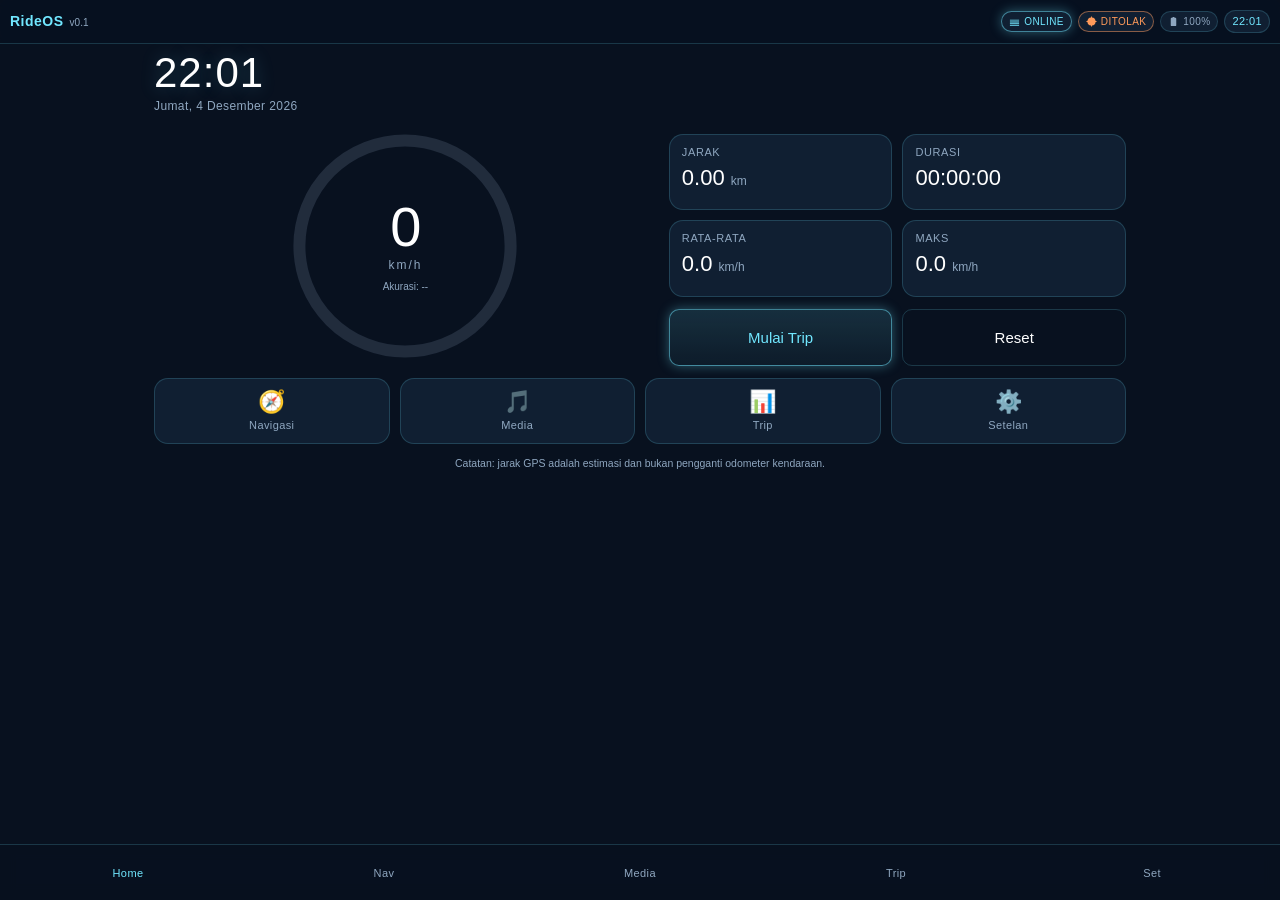
<file: index.html>
<!DOCTYPE html>
<html lang="id">
<head>
<meta charset="utf-8">
<meta name="viewport" content="width=device-width, initial-scale=1, viewport-fit=cover, maximum-scale=1, user-scalable=no">
<meta name="theme-color" content="#08111F">
<meta name="apple-mobile-web-app-capable" content="yes">
<meta name="apple-mobile-web-app-status-bar-style" content="black-translucent">
<meta name="apple-mobile-web-app-title" content="RideOS">
<meta name="format-detection" content="telephone=no">
<link rel="manifest" href="manifest.json">
<link rel="apple-touch-icon" href="assets/icons/icon-180.png">
<link rel="icon" href="assets/icons/icon-192.png">
<link rel="stylesheet" href="css/rideos.css">
<title>RideOS</title>
</head>
<body data-mode="auto" data-theme="night" data-screen="home">

<!-- ====== TOP STATUS BAR ====== -->
<header class="statusbar" role="banner">
  <div class="statusbar__left">
    <span class="brand">RideOS</span>
    <span class="brand__ver" id="appVersion">v0.1</span>
  </div>
  <div class="statusbar__right">
    <span class="chip" id="chipNet" title="Status jaringan">
      <svg viewBox="0 0 24 24" aria-hidden="true"><path d="M2 22h20v-2H2v2zm0-4h20v-2H2v2zm0-4h20v-2H2v2zm0-4h20V8H2v2z"/></svg>
      <span id="netLabel">OFFLINE</span>
    </span>
    <span class="chip" id="chipGps" title="Status GPS">
      <svg viewBox="0 0 24 24" aria-hidden="true"><path d="M12 8a4 4 0 100 8 4 4 0 000-8zm8.94 3A9 9 0 0013 3.06V1h-2v2.06A9 9 0 003.06 11H1v2h2.06A9 9 0 0011 20.94V23h2v-2.06A9 9 0 0020.94 13H23v-2h-2.06z"/></svg>
      <span id="gpsLabel">STANDBY</span>
    </span>
    <span class="chip" id="chipBat" title="Status baterai" hidden>
      <svg viewBox="0 0 24 24" aria-hidden="true"><path d="M16 4h-2V2h-4v2H8a2 2 0 00-2 2v14a2 2 0 002 2h8a2 2 0 002-2V6a2 2 0 00-2-2z"/></svg>
      <span id="batLabel">--%</span>
    </span>
    <span class="chip chip--clock" id="chipClock">--:--</span>
  </div>
</header>

<!-- ====== SCREEN: HOME ====== -->
<main class="screen" id="screen-home" role="main">

  <section class="hero">
    <div class="hero__clock">
      <div class="clock" id="clockTime">--:--</div>
      <div class="clock__date" id="clockDate">Memuat tanggal…</div>
    </div>
  </section>

  <section class="speedo" aria-label="Speedometer GPS">
    <div class="speedo__ring">
      <svg viewBox="0 0 200 200" class="speedo__svg" aria-hidden="true">
        <circle cx="100" cy="100" r="88" class="ring-bg"/>
        <circle cx="100" cy="100" r="88" class="ring-fg" id="speedRing"/>
      </svg>
      <div class="speedo__readout">
        <div class="speedo__value" id="speedValue">0</div>
        <div class="speedo__unit">km/h</div>
        <div class="speedo__acc" id="speedAcc">Akurasi: --</div>
      </div>
    </div>
  </section>

  <section class="tripgrid" aria-label="Trip computer">
    <div class="card">
      <div class="card__label">Jarak</div>
      <div class="card__value"><span id="tripDist">0.00</span> <span class="card__unit">km</span></div>
    </div>
    <div class="card">
      <div class="card__label">Durasi</div>
      <div class="card__value" id="tripDur">00:00:00</div>
    </div>
    <div class="card">
      <div class="card__label">Rata-rata</div>
      <div class="card__value"><span id="tripAvg">0.0</span> <span class="card__unit">km/h</span></div>
    </div>
    <div class="card">
      <div class="card__label">Maks</div>
      <div class="card__value"><span id="tripMax">0.0</span> <span class="card__unit">km/h</span></div>
    </div>
  </section>

  <section class="tripctl" aria-label="Kontrol perjalanan">
    <button class="btn btn--primary" id="btnTripToggle" type="button">Mulai Trip</button>
    <button class="btn btn--ghost" id="btnTripReset" type="button">Reset</button>
  </section>

  <section class="shortcuts" aria-label="Pintasan">
    <button class="tile" data-nav="navigation" type="button">
      <span class="tile__ico">🧭</span>
      <span class="tile__txt">Navigasi</span>
    </button>
    <button class="tile" data-nav="media" type="button">
      <span class="tile__ico">🎵</span>
      <span class="tile__txt">Media</span>
    </button>
    <button class="tile" data-nav="trip" type="button">
      <span class="tile__ico">📊</span>
      <span class="tile__txt">Trip</span>
    </button>
    <button class="tile" data-nav="settings" type="button">
      <span class="tile__ico">⚙️</span>
      <span class="tile__txt">Setelan</span>
    </button>
  </section>

  <p class="disclaimer" id="gpsDisclaimer">
    Catatan: jarak GPS adalah estimasi dan bukan pengganti odometer kendaraan.
  </p>
</main>

<!-- ====== SCREEN: NAVIGATION ====== -->
<main class="screen" id="screen-navigation" role="main" hidden>
  <header class="screen__head">
    <button class="btn btn--icon" data-back type="button" aria-label="Kembali">←</button>
    <h1 class="screen__title">Navigation Center</h1>
  </header>

  <section class="panel">
    <h2 class="panel__title">Status GPS</h2>
    <ul class="kv">
      <li><span>Status</span><b id="navGpsStatus">STANDBY</b></li>
      <li><span>Akurasi</span><b id="navGpsAcc">--</b></li>
      <li><span>Latitude</span><b id="navGpsLat">--</b></li>
      <li><span>Longitude</span><b id="navGpsLon">--</b></li>
      <li><span>Kecepatan</span><b id="navGpsSpd">-- km/h</b></li>
    </ul>
  </section>

  <section class="panel">
    <h2 class="panel__title">Navigasi Cepat</h2>
    <p class="muted">
      Membuka Google Maps di Safari. Membutuhkan koneksi internet.
    </p>
    <div class="row">
      <button class="btn btn--primary" id="btnOpenGmaps" type="button">Buka Google Maps</button>
      <button class="btn btn--ghost" id="btnOpenGmapsDir" type="button">Rute ke Tujuan…</button>
    </div>
    <label class="field">
      <span>Alamat / koordinat tujuan</span>
      <input id="destInput" type="text" inputmode="text" placeholder="contoh: Monas, Jakarta">
    </label>
  </section>

  <section class="panel panel--muted">
    <h2 class="panel__title">Peta Offline (belum tersedia)</h2>
    <p class="muted">
      Modul ini adalah kerangka untuk Tahap 2. Saat ini belum ada data peta lokal,
      jadi tidak ada peta offline yang ditampilkan. Struktur modul disiapkan agar
      Leaflet + tile lokal dapat ditambahkan tanpa mengubah arsitektur.
    </p>
  </section>
</main>

<!-- ====== SCREEN: MEDIA ====== -->
<main class="screen" id="screen-media" role="main" hidden>
  <header class="screen__head">
    <button class="btn btn--icon" data-back type="button" aria-label="Kembali">←</button>
    <h1 class="screen__title">Media Center</h1>
  </header>

  <section class="panel">
    <h2 class="panel__title">Buka Layanan Musik</h2>
    <p class="muted">
      Web app di iOS 15 tidak dapat mengontrol aplikasi musik lain secara langsung.
      Tombol di bawah hanya membuka aplikasi/web terkait.
    </p>
    <div class="grid2">
      <button class="btn btn--primary" data-media="music" type="button">Apple Music</button>
      <button class="btn btn--primary" data-media="spotify" type="button">Spotify</button>
      <button class="btn btn--primary" data-media="youtube" type="button">YouTube Music</button>
      <button class="btn btn--primary" data-media="radio" type="button">Radio Browser</button>
    </div>
  </section>

  <section class="panel">
    <h2 class="panel__title">Media Session (jika didukung)</h2>
    <p class="muted">
      Safari iOS 15 memiliki dukungan Media Session API yang terbatas. Kontrol
      ini hanya berlaku untuk pemutaran di dalam halaman ini, bukan lintas aplikasi.
    </p>
    <div class="row">
      <button class="btn btn--ghost" id="btnMediaPlay" type="button">Play</button>
      <button class="btn btn--ghost" id="btnMediaPause" type="button">Pause</button>
      <button class="btn btn--ghost" id="btnMediaStop" type="button">Stop</button>
    </div>
    <audio id="audioEl" preload="none"></audio>
  </section>
</main>

<!-- ====== SCREEN: TRIP ====== -->
<main class="screen" id="screen-trip" role="main" hidden>
  <header class="screen__head">
    <button class="btn btn--icon" data-back type="button" aria-label="Kembali">←</button>
    <h1 class="screen__title">Trip Computer</h1>
  </header>

  <section class="panel">
    <h2 class="panel__title">Sesi Aktif</h2>
    <ul class="kv">
      <li><span>Status</span><b id="tripStatus">Idle</b></li>
      <li><span>Jarak</span><b id="tripDist2">0.00 km</b></li>
      <li><span>Durasi</span><b id="tripDur2">00:00:00</b></li>
      <li><span>Rata-rata</span><b id="tripAvg2">0.0 km/h</b></li>
      <li><span>Maks</span><b id="tripMax2">0.0 km/h</b></li>
      <li><span>Titik GPS</span><b id="tripPts">0</b></li>
    </ul>
  </section>

  <section class="panel">
    <h2 class="panel__title">Riwayat Tersimpan</h2>
    <div class="row">
      <button class="btn btn--ghost" id="btnSaveTrip" type="button">Simpan Sesi Ini</button>
      <button class="btn btn--ghost" id="btnExportJson" type="button">Ekspor JSON</button>
      <button class="btn btn--ghost" id="btnExportCsv" type="button">Ekspor CSV</button>
      <button class="btn btn--danger" id="btnClearHistory" type="button">Hapus Riwayat</button>
    </div>
    <ul class="history" id="tripHistory"></ul>
  </section>
</main>

<!-- ====== SCREEN: SETTINGS ====== -->
<main class="screen" id="screen-settings" role="main" hidden>
  <header class="screen__head">
    <button class="btn btn--icon" data-back type="button" aria-label="Kembali">←</button>
    <h1 class="screen__title">System Settings</h1>
  </header>

  <section class="panel">
    <h2 class="panel__title">Mode Dashboard</h2>
    <div class="segmented" role="tablist" aria-label="Mode dashboard">
      <button class="seg" data-mode="auto" type="button" role="tab">AUTO</button>
      <button class="seg" data-mode="car"  type="button" role="tab">CAR</button>
      <button class="seg" data-mode="moto" type="button" role="tab">MOTO</button>
    </div>
    <p class="muted" id="modeHint">Mode AUTO mengikuti orientasi layar.</p>
  </section>

  <section class="panel">
    <h2 class="panel__title">Tema</h2>
    <div class="segmented" role="tablist" aria-label="Tema">
      <button class="seg" data-theme="night" type="button" role="tab">Malam</button>
      <button class="seg" data-theme="day"   type="button" role="tab">Siang</button>
    </div>
  </section>

  <section class="panel">
    <h2 class="panel__title">Satuan</h2>
    <p class="muted">v0.1 hanya mendukung km/h. mph akan ditambahkan di versi berikutnya.</p>
    <div class="segmented" role="tablist" aria-label="Satuan kecepatan">
      <button class="seg seg--on" data-unit="kmh" type="button" role="tab">km/h</button>
      <button class="seg" data-unit="mph" type="button" role="tab" disabled>mph (soon)</button>
    </div>
  </section>

  <section class="panel">
    <h2 class="panel__title">Sistem</h2>
    <ul class="kv">
      <li><span>Versi</span><b id="setVersion">v0.1</b></li>
      <li><span>Penyimpanan lokal</span><b id="setStorage">--</b></li>
      <li><span>Service Worker</span><b id="setSw">--</b></li>
      <li><span>Standalone</span><b id="setStandalone">--</b></li>
    </ul>
    <div class="row">
      <button class="btn btn--ghost" id="btnExportAll" type="button">Ekspor Semua Data</button>
      <button class="btn btn--danger" id="btnResetAll" type="button">Reset Semua Data</button>
    </div>
  </section>

  <section class="panel">
    <h2 class="panel__title">Pasang ke Home Screen</h2>
    <ol class="steps">
      <li>Buka RideOS di <b>Safari</b> iPhone.</li>
      <li>Ketuk ikon <b>Bagikan</b> (kotak dengan panah ke atas).</li>
      <li>Pilih <b>Tambahkan ke Layar Utama</b>.</li>
      <li>Beri nama <b>RideOS</b>, lalu ketuk <b>Tambah</b>.</li>
      <li>Buka dari ikon Home Screen agar tampil fullscreen.</li>
    </ol>
  </section>
</main>

<!-- ====== BOTTOM MODE BAR ====== -->
<nav class="modebar" aria-label="Mode dan navigasi cepat">
  <button class="modebar__btn" data-nav="home" type="button">Home</button>
  <button class="modebar__btn" data-nav="navigation" type="button">Nav</button>
  <button class="modebar__btn" data-nav="media" type="button">Media</button>
  <button class="modebar__btn" data-nav="trip" type="button">Trip</button>
  <button class="modebar__btn" data-nav="settings" type="button">Set</button>
</nav>

<!-- ====== TOAST ====== -->
<div id="toast" class="toast" role="status" aria-live="polite" hidden></div>

<!-- ====== MODAL KONFIRMASI ====== -->
<div id="modal" class="modal" hidden>
  <div class="modal__box" role="dialog" aria-modal="true" aria-labelledby="modalTitle">
    <h3 id="modalTitle">Konfirmasi</h3>
    <p id="modalBody">Yakin?</p>
    <div class="modal__actions">
      <button class="btn btn--ghost" id="modalCancel" type="button">Batal</button>
      <button class="btn btn--danger" id="modalOk" type="button">Ya, lanjut</button>
    </div>
  </div>
</div>

<!-- ====== SCRIPTS ====== -->
<script src="js/storage.js"></script>
<script src="js/orientation.js"></script>
<script src="js/gps.js"></script>
<script src="js/trip.js"></script>
<script src="js/navigation.js"></script>
<script src="js/media.js"></script>
<script src="js/settings.js"></script>
<script src="js/app.js"></script>
</body>
</html>
</file>
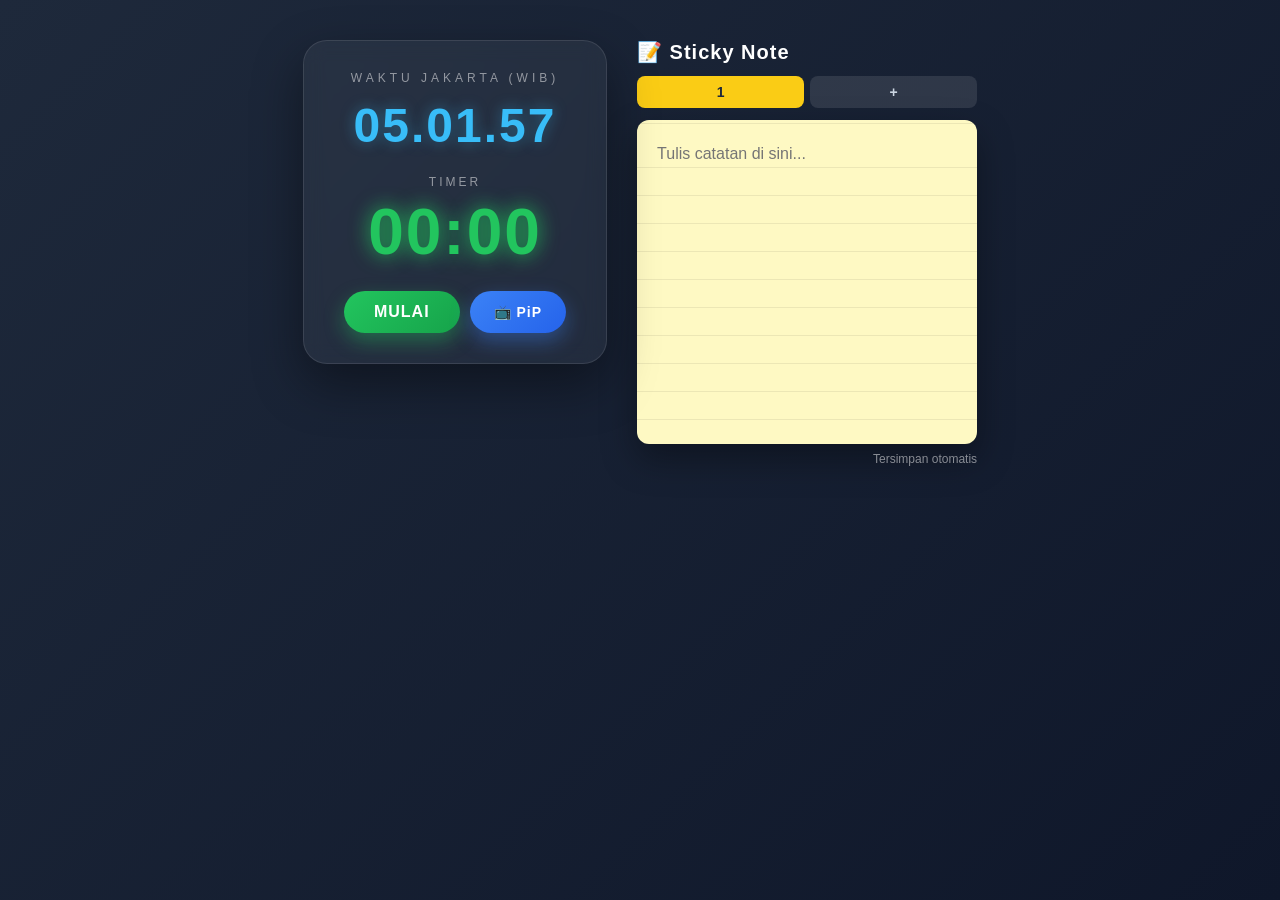
<file: timer.html>
<!DOCTYPE html>
<html lang="id">
<head>
<meta charset="UTF-8">
<meta name="viewport" content="width=device-width, initial-scale=1.0">
<title>Timer, Jam Jakarta & Sticky Note</title>
<style>
  * { margin: 0; padding: 0; box-sizing: border-box; font-family: 'Segoe UI', Tahoma, sans-serif; }

  body {
    min-height: 100vh;
    background: linear-gradient(135deg, #1e293b, #0f172a);
    display: flex; flex-wrap: wrap; justify-content: center; align-items: flex-start;
    gap: 30px; padding: 40px 20px; color: #fff;
  }

  .main-card {
    background: rgba(255,255,255,0.05);
    border: 1px solid rgba(255,255,255,0.1);
    border-radius: 24px; padding: 30px 40px; text-align: center;
    backdrop-filter: blur(10px);
    box-shadow: 0 20px 50px rgba(0,0,0,0.4);
    display: flex; flex-direction: column; align-items: center; gap: 8px;
    transition: background 0.3s;
  }
  .main-card.pip-mode { background: #0f172a; border-color: #334155; }

  .clock-display {
    font-size: 48px; font-weight: 600; font-variant-numeric: tabular-nums;
    letter-spacing: 2px; color: #38bdf8;
    text-shadow: 0 0 15px rgba(56,189,248,0.4); line-height: 1.2;
  }
  .clock-label {
    font-size: 12px; letter-spacing: 4px; text-transform: uppercase;
    opacity: 0.5; margin-bottom: 4px;
  }

  .timer-display {
    font-size: 64px; font-weight: 700; font-variant-numeric: tabular-nums;
    letter-spacing: 2px; transition: color 0.4s ease, text-shadow 0.4s ease;
    text-shadow: 0 0 20px currentColor; line-height: 1.1;
  }
  .timer-display.hijau   { color: #22c55e; }
  .timer-display.kuning  { color: #eab308; }
  .timer-display.merah   { color: #ef4444; }

  .timer-label {
    font-size: 12px; letter-spacing: 3px; text-transform: uppercase; opacity: 0.5;
  }

  .btn-row { display: flex; gap: 10px; margin-top: 16px; flex-wrap: wrap; justify-content: center; }

  .btn {
    padding: 12px 30px; font-size: 16px; font-weight: 700; letter-spacing: 1px;
    border: none; border-radius: 50px; cursor: pointer; color: #fff;
    transition: transform 0.15s, box-shadow 0.15s, opacity 0.2s;
  }
  .btn:hover:not(:disabled) { transform: translateY(-2px); }
  .btn:active:not(:disabled) { transform: translateY(1px); }
  .btn:disabled { opacity: 0.5; cursor: not-allowed; }

  .btn-start {
    background: linear-gradient(135deg, #22c55e, #16a34a);
    box-shadow: 0 8px 20px rgba(34,197,94,0.4);
  }
  .btn-pip {
    background: linear-gradient(135deg, #3b82f6, #2563eb);
    box-shadow: 0 8px 20px rgba(59,130,246,0.4);
    font-size: 14px; padding: 10px 24px;
  }

  .note-container { width: 340px; }
  .note-header { display: flex; justify-content: space-between; align-items: center; margin-bottom: 12px; }
  .note-header h2 { font-size: 20px; font-weight: 600; letter-spacing: 1px; }
  .note-tabs { display: flex; gap: 6px; flex-wrap: wrap; margin-bottom: 12px; }
  .note-tab {
    flex: 1; min-width: 40px; padding: 8px 0; text-align: center;
    font-size: 14px; font-weight: 600; border: none; border-radius: 8px;
    cursor: pointer; background: rgba(255,255,255,0.1); color: #cbd5e1;
    transition: background 0.2s, color 0.2s;
  }
  .note-tab.active { background: #facc15; color: #1e293b; }

  .sticky-note {
    background: #fef9c3; color: #422006; border-radius: 12px; padding: 20px;
    min-height: 320px; box-shadow: 0 15px 35px rgba(0,0,0,0.35);
    background-image: repeating-linear-gradient(
      transparent, transparent 27px,
      rgba(0,0,0,0.07) 27px, rgba(0,0,0,0.07) 28px
    );
    background-position: 0 20px;
  }
  .sticky-note textarea {
    width: 100%; min-height: 280px; background: transparent; border: none;
    outline: none; resize: none; font-size: 16px; line-height: 28px;
    color: #422006; font-family: 'Comic Sans MS', 'Segoe UI', sans-serif;
  }
  .note-status { margin-top: 8px; font-size: 12px; opacity: 0.5; text-align: right; transition: opacity 0.3s; }

  @media (max-width: 760px) {
    .clock-display { font-size: 36px; }
    .timer-display { font-size: 52px; }
    .main-card { padding: 24px 28px; }
    .note-container { width: 100%; max-width: 400px; }
  }
</style>
</head>
<body>

  <div class="main-card" id="mainCard">
    <div class="clock-label">Waktu Jakarta (WIB)</div>
    <div class="clock-display" id="clockDisplay">--:--:--</div>

    <div class="timer-label" style="margin-top: 12px;">Timer</div>
    <div class="timer-display hijau" id="timerDisplay">00:00</div>

    <div class="btn-row">
      <button class="btn btn-start" id="startBtn" onclick="startTimer()">MULAI</button>
      <button class="btn btn-pip" id="pipBtn" onclick="togglePiP()">📺 PiP</button>
    </div>
  </div>

  <div class="note-container">
    <div class="note-header"><h2>📝 Sticky Note</h2></div>
    <div class="note-tabs" id="tabs"></div>
    <div class="sticky-note">
      <textarea id="noteArea" placeholder="Tulis catatan di sini..."></textarea>
    </div>
    <div class="note-status" id="noteStatus">Tersimpan otomatis</div>
  </div>

<script>
  /* =========================================================
     REFERENSI ELEMEN (disimpan di variabel global)
     PENTING: referensi ini tetap valid walau elemen dipindah
     ke dokumen lain (jendela PiP).
     ========================================================= */
  const clockDisplay = document.getElementById('clockDisplay');
  const timerDisplay = document.getElementById('timerDisplay');
  const mainCard     = document.getElementById('mainCard');
  const startBtn     = document.getElementById('startBtn');
  const pipBtn       = document.getElementById('pipBtn');

  /* =========================================================
     JAM JAKARTA (WIB)
     Menggunakan referensi elemen yang tersimpan, sehingga
     tetap update walau elemen sudah pindah ke PiP.
     ========================================================= */
  function updateClock() {
    const now = new Date();
    const timeStr = now.toLocaleTimeString('id-ID', {
      timeZone: 'Asia/Jakarta',
      hour: '2-digit', minute: '2-digit', second: '2-digit',
      hour12: false
    });
    clockDisplay.textContent = timeStr;
  }
  setInterval(updateClock, 1000);
  updateClock();

  /* =========================================================
     TIMER
     ========================================================= */
  let seconds = 0;
  let running = false;
  let interval = null;

  function formatTime(total) {
    const m = Math.floor(total / 60).toString().padStart(2, '0');
    const s = (total % 60).toString().padStart(2, '0');
    return `${m}:${s}`;
  }

  function getColorClass(total) {
    if (total <= 60) return 'hijau';
    if (total <= 110) return 'kuning';
    return 'merah';
  }

  function updateTimerDisplay() {
    timerDisplay.textContent = formatTime(seconds);
    const cls = getColorClass(seconds);
    timerDisplay.classList.remove('hijau', 'kuning', 'merah');
    timerDisplay.classList.add(cls);
  }

  function startTimer() {
    if (running) return;
    running = true;
    seconds = 0;
    updateTimerDisplay();
    startBtn.disabled = true;
    startBtn.textContent = 'BERJALAN...';
    interval = setInterval(() => {
      seconds++;
      updateTimerDisplay();
    }, 1000);
  }

  /* =========================================================
     STICKY NOTE (MULTI TAB)
     ========================================================= */
  const STORAGE_KEY = 'sticky_notes_timerApp';
  const noteArea = document.getElementById('noteArea');
  const tabsEl   = document.getElementById('tabs');
  const statusEl = document.getElementById('noteStatus');

  let notes = [];
  let activeIndex = 0;

  function loadNotes() {
    try {
      const raw = localStorage.getItem(STORAGE_KEY);
      notes = raw ? JSON.parse(raw) : [];
    } catch (e) { notes = []; }
    if (!Array.isArray(notes) || notes.length === 0) notes = [''];
    activeIndex = 0;
  }

  function saveNotes() {
    localStorage.setItem(STORAGE_KEY, JSON.stringify(notes));
    statusEl.textContent = 'Tersimpan ✓';
    statusEl.style.opacity = '0.8';
    clearTimeout(saveNotes._t);
    saveNotes._t = setTimeout(() => {
      statusEl.textContent = 'Tersimpan otomatis';
      statusEl.style.opacity = '0.5';
    }, 1200);
  }

  function renderTabs() {
    tabsEl.innerHTML = '';
    notes.forEach((_, i) => {
      const btn = document.createElement('button');
      btn.className = 'note-tab' + (i === activeIndex ? ' active' : '');
      btn.textContent = i + 1;
      btn.onclick = () => switchNote(i);
      tabsEl.appendChild(btn);
    });
    const addBtn = document.createElement('button');
    addBtn.className = 'note-tab';
    addBtn.textContent = '+';
    addBtn.title = 'Tambah catatan baru';
    addBtn.onclick = addNote;
    tabsEl.appendChild(addBtn);
  }

  function renderNote() { noteArea.value = notes[activeIndex] || ''; }

  function switchNote(i) { activeIndex = i; renderTabs(); renderNote(); }

  function addNote() {
    notes.push('');
    activeIndex = notes.length - 1;
    saveNotes(); renderTabs(); renderNote();
    noteArea.focus();
  }

  noteArea.addEventListener('input', () => {
    notes[activeIndex] = noteArea.value;
    saveNotes();
  });

  loadNotes();
  renderTabs();
  renderNote();

  /* =========================================================
     PICTURE-IN-PICTURE
     ========================================================= */
  let pipWindow = null;

  async function togglePiP() {
    if (pipWindow) { pipWindow.close(); return; }

    if (!('documentPictureInPicture' in window)) {
      alert('Browser Anda belum mendukung Document Picture-in-Picture. Gunakan Chrome atau Edge versi terbaru.');
      return;
    }

    try {
      pipWindow = await documentPictureInPicture.requestWindow({
        width: 360,
        height: 220,
        disallowReturnToOpener: false
      });

      // Salin stylesheet
      [...document.styleSheets].forEach((styleSheet) => {
        try {
          const cssRules = [...styleSheet.cssRules].map(rule => rule.cssText).join('');
          const style = document.createElement('style');
          style.textContent = cssRules;
          pipWindow.document.head.appendChild(style);
        } catch (e) {
          const link = document.createElement('link');
          link.rel = 'stylesheet';
          link.href = styleSheet.href;
          pipWindow.document.head.appendChild(link);
        }
      });

      // Styling body PiP
      Object.assign(pipWindow.document.body.style, {
        margin: '0',
        background: '#0f172a',
        display: 'flex',
        justifyContent: 'center',
        alignItems: 'center',
        height: '100vh',
        padding: '10px',
        boxSizing: 'border-box'
      });

      // Pindahkan kartu utama (berisi jam + timer + tombol) ke PiP
      mainCard.classList.add('pip-mode');
      pipWindow.document.body.appendChild(mainCard);

      pipBtn.textContent = '✖ Tutup PiP';

      // Saat PiP ditutup, kembalikan ke halaman utama
      pipWindow.addEventListener('pagehide', () => {
        document.body.prepend(mainCard);
        mainCard.classList.remove('pip-mode');
        pipBtn.textContent = '📺 PiP';
        pipWindow = null;

        // PASTIKAN jam & timer langsung update saat kembali,
        // supaya tidak menampilkan nilai lama (stale) sesaat
        updateClock();
        updateTimerDisplay();
      });

    } catch (error) {
      console.error('Gagal membuka PiP:', error);
      alert('Gagal membuka Picture-in-Picture. Pastikan Anda mengakses via HTTPS atau localhost.');
      pipWindow = null;
    }
  }
</script>
</body>
</html>
</file>
<file: css/rideos.css>
/* =========================================================
   RideOS v0.1 — Stylesheet
   Target: iPhone 7 (750x1334), Safari iOS 15
   ========================================================= */

:root{
  --bg:        #08111F;
  --panel:     #101F32;
  --panel-2:   #14263d;
  --cyan:      #71E7FF;
  --orange:    #FF9A5A;
  --text:      #FFFFFF;
  --text-2:    #8FA7C0;
  --border:    rgba(113,231,255,.18);
  --glow:      0 0 12px rgba(113,231,255,.35);
  --radius:    14px;
  --radius-sm: 10px;
  --gap:       10px;
  --safe-top:  env(safe-area-inset-top, 0px);
  --safe-bot:  env(safe-area-inset-bottom, 0px);
}

/* Day theme */
body[data-theme="day"]{
  --bg:      #EAF2FA;
  --panel:   #FFFFFF;
  --panel-2: #F4F8FC;
  --cyan:    #0F7EA8;
  --orange:  #C95A20;
  --text:    #0B1A2A;
  --text-2:  #4B647C;
  --border:  rgba(15,126,168,.25);
  --glow:    0 0 8px rgba(15,126,168,.25);
}

*{box-sizing:border-box;-webkit-tap-highlight-color:transparent}

/* FIX: pastikan atribut [hidden] benar-benar menyembunyikan elemen */
[hidden]{display:none !important}

html,body{margin:0;padding:0}
html{-webkit-text-size-adjust:100%}
body{
  background:var(--bg);
  color:var(--text);
  font-family:-apple-system,BlinkMacSystemFont,"SF Pro Text","Helvetica Neue",Arial,sans-serif;
  font-size:15px;
  line-height:1.35;
  min-height:100vh;
  padding-top:calc(44px + var(--safe-top));
  padding-bottom:calc(56px + var(--safe-bot));
  overflow-x:hidden;
  -webkit-font-smoothing:antialiased;
}

/* ============ TOP STATUS BAR ============ */
.statusbar{
  position:fixed;top:0;left:0;right:0;
  height:calc(44px + var(--safe-top));
  padding:var(--safe-top) 10px 0;
  display:flex;align-items:center;justify-content:space-between;
  background:rgba(8,17,31,.85);
  backdrop-filter:saturate(140%) blur(8px);
  -webkit-backdrop-filter:saturate(140%) blur(8px);
  border-bottom:1px solid var(--border);
  z-index:50;
}
body[data-theme="day"] .statusbar{background:rgba(234,242,250,.9)}
.statusbar__left{display:flex;align-items:baseline;gap:6px}
.brand{font-weight:700;letter-spacing:.5px;color:var(--cyan);font-size:14px}
.brand__ver{font-size:10px;color:var(--text-2)}
.statusbar__right{display:flex;align-items:center;gap:6px}
.chip{
  display:inline-flex;align-items:center;gap:4px;
  padding:3px 7px;border-radius:20px;
  background:var(--panel);border:1px solid var(--border);
  font-size:10px;color:var(--text-2);letter-spacing:.4px;
}
.chip svg{width:11px;height:11px;fill:currentColor}
.chip--clock{color:var(--cyan);font-variant-numeric:tabular-nums;font-size:11px}
.chip.is-on{color:var(--cyan);border-color:rgba(113,231,255,.5);box-shadow:var(--glow)}
.chip.is-warn{color:var(--orange);border-color:rgba(255,154,90,.5)}
.chip.is-off{opacity:.6}

/* ============ SCREENS ============ */
.screen{
  display:block;
  padding:12px 12px 24px;
  max-width:720px;margin:0 auto;
}
.screen[hidden]{display:none !important}
.screen__head{display:flex;align-items:center;gap:10px;margin-bottom:12px}
.screen__title{margin:0;font-size:18px;font-weight:600;letter-spacing:.3px}

/* ============ HERO / CLOCK ============ */
.hero{text-align:center;padding:6px 0 10px}
.clock{
  font-size:54px;font-weight:200;letter-spacing:1px;
  font-variant-numeric:tabular-nums;color:var(--text);
  text-shadow:0 0 18px rgba(113,231,255,.25);
  line-height:1;
}
.clock__date{color:var(--text-2);font-size:12px;margin-top:4px;letter-spacing:.4px}

/* ============ SPEEDO ============ */
.speedo{display:flex;justify-content:center;margin:8px 0}
.speedo__ring{
  position:relative;width:min(72vw,260px);aspect-ratio:1/1;
}
.speedo__svg{width:100%;height:100%;display:block;transform:rotate(-90deg)}
.ring-bg{fill:none;stroke:rgba(143,167,192,.18);stroke-width:10}
.ring-fg{
  fill:none;stroke:var(--cyan);stroke-width:10;stroke-linecap:round;
  stroke-dasharray:553;stroke-dashoffset:553;
  transition:stroke-dashoffset .25s ease-out;
  filter:drop-shadow(0 0 6px rgba(113,231,255,.6));
}
.speedo__readout{
  position:absolute;inset:0;display:flex;flex-direction:column;
  align-items:center;justify-content:center;
}
.speedo__value{
  font-size:56px;font-weight:300;line-height:1;
  font-variant-numeric:tabular-nums;letter-spacing:-1px;
}
.speedo__unit{color:var(--text-2);font-size:12px;letter-spacing:2px;margin-top:2px}
.speedo__acc{color:var(--text-2);font-size:10px;margin-top:6px}

/* ============ TRIP GRID ============ */
.tripgrid{
  display:grid;grid-template-columns:1fr 1fr;gap:var(--gap);
  margin-top:8px;
}
.card{
  background:var(--panel);border:1px solid var(--border);
  border-radius:var(--radius);padding:10px 12px;
}
.card__label{color:var(--text-2);font-size:11px;letter-spacing:.6px;text-transform:uppercase}
.card__value{font-size:22px;font-weight:500;margin-top:3px;font-variant-numeric:tabular-nums}
.card__unit{color:var(--text-2);font-size:12px;font-weight:400}

/* ============ TRIP CONTROLS ============ */
.tripctl{display:flex;gap:var(--gap);margin-top:12px}
.tripctl .btn{flex:1}

/* ============ BUTTONS ============ */
.btn{
  appearance:none;-webkit-appearance:none;
  border:1px solid var(--border);
  background:var(--panel);
  color:var(--text);
  padding:12px 14px;
  border-radius:var(--radius-sm);
  font-size:15px;font-weight:500;
  cursor:pointer;
  transition:transform .05s ease, background .15s ease, border-color .15s ease;
  min-height:44px;
  font-family:inherit;
}
.btn:active{transform:scale(.97)}
.btn:disabled{opacity:.5}
.btn--primary{
  background:linear-gradient(180deg, rgba(113,231,255,.14), rgba(113,231,255,.05));
  border-color:rgba(113,231,255,.5);
  color:var(--cyan);
  box-shadow:var(--glow);
}
.btn--ghost{background:transparent}
.btn--danger{
  background:linear-gradient(180deg, rgba(255,90,90,.15), rgba(255,90,90,.05));
  border-color:rgba(255,120,120,.5);
  color:#FF9A9A;
}
.btn--icon{
  width:44px;height:44px;padding:0;display:inline-flex;
  align-items:center;justify-content:center;font-size:20px;
}

/* ============ SHORTCUTS ============ */
.shortcuts{
  display:grid;grid-template-columns:repeat(4,1fr);gap:var(--gap);
  margin-top:14px;
}
.tile{
  appearance:none;
  background:var(--panel);border:1px solid var(--border);
  border-radius:var(--radius);padding:12px 6px;
  color:var(--text);cursor:pointer;
  display:flex;flex-direction:column;align-items:center;gap:6px;
  font-family:inherit;
}
.tile:active{transform:scale(.96)}
.tile__ico{font-size:22px;line-height:1}
.tile__txt{font-size:11px;color:var(--text-2);letter-spacing:.4px}

/* ============ DISCLAIMER ============ */
.disclaimer{
  color:var(--text-2);font-size:10.5px;text-align:center;
  margin:14px 6px 0;line-height:1.5;
}

/* ============ PANELS (sub screens) ============ */
.panel{
  background:var(--panel);border:1px solid var(--border);
  border-radius:var(--radius);padding:12px 14px;margin-bottom:12px;
}
.panel--muted{background:var(--panel-2)}
.panel__title{
  margin:0 0 8px;font-size:13px;font-weight:600;
  letter-spacing:.6px;text-transform:uppercase;color:var(--cyan);
}
.muted{color:var(--text-2);font-size:12px;line-height:1.5;margin:6px 0}

/* ============ KV LIST ============ */
.kv{list-style:none;padding:0;margin:0}
.kv li{
  display:flex;justify-content:space-between;align-items:center;
  padding:8px 0;border-bottom:1px solid var(--border);
  font-size:13px;
}
.kv li:last-child{border-bottom:none}
.kv span{color:var(--text-2)}
.kv b{font-weight:500;font-variant-numeric:tabular-nums}

/* ============ ROWS & GRIDS ============ */
.row{display:flex;gap:var(--gap);flex-wrap:wrap}
.row .btn{flex:1;min-width:130px}
.grid2{display:grid;grid-template-columns:1fr 1fr;gap:var(--gap)}

/* ============ FIELDS ============ */
.field{display:block;margin-top:10px}
.field span{display:block;color:var(--text-2);font-size:11px;margin-bottom:4px}
.field input{
  width:100%;background:var(--bg);
  border:1px solid var(--border);border-radius:var(--radius-sm);
  color:var(--text);padding:12px;font-size:15px;
  font-family:inherit;-webkit-appearance:none;
}
.field input:focus{outline:none;border-color:var(--cyan);box-shadow:var(--glow)}

/* ============ SEGMENTED ============ */
.segmented{
  display:flex;background:var(--bg);
  border:1px solid var(--border);border-radius:var(--radius-sm);
  padding:3px;gap:3px;
}
.seg{
  flex:1;appearance:none;-webkit-appearance:none;
  background:transparent;border:none;color:var(--text-2);
  padding:10px 6px;border-radius:8px;font-size:13px;font-weight:500;
  cursor:pointer;font-family:inherit;min-height:40px;
}
.seg.seg--on{
  background:rgba(113,231,255,.15);color:var(--cyan);
  box-shadow:inset 0 0 0 1px rgba(113,231,255,.4);
}
.seg:disabled{opacity:.4}

/* ============ HISTORY ============ */
.history{list-style:none;padding:0;margin:10px 0 0}
.history li{
  padding:8px 0;border-top:1px solid var(--border);
  font-size:12px;color:var(--text-2);
  display:flex;justify-content:space-between;gap:8px;
}
.history b{color:var(--text);font-weight:500}

/* ============ STEPS ============ */
.steps{margin:6px 0 0;padding-left:20px;color:var(--text-2);font-size:13px;line-height:1.7}
.steps b{color:var(--text);font-weight:500}

/* ============ MODE BAR ============ */
.modebar{
  position:fixed;bottom:0;left:0;right:0;
  height:calc(56px + var(--safe-bot));
  padding-bottom:var(--safe-bot);
  display:flex;
  background:rgba(8,17,31,.92);
  backdrop-filter:saturate(140%) blur(8px);
  -webkit-backdrop-filter:saturate(140%) blur(8px);
  border-top:1px solid var(--border);
  z-index:50;
}
body[data-theme="day"] .modebar{background:rgba(234,242,250,.95)}
.modebar__btn{
  flex:1;background:transparent;border:none;color:var(--text-2);
  font-size:11px;letter-spacing:.4px;cursor:pointer;
  font-family:inherit;min-height:56px;
}
.modebar__btn.is-on{color:var(--cyan)}

/* ============ TOAST ============ */
.toast{
  position:fixed;
  left:50%;
  transform:translateX(-50%);
  bottom:calc(70px + var(--safe-bot));
  background:var(--panel);
  border:1px solid var(--border);
  color:var(--text);
  padding:10px 16px;
  border-radius:20px;
  font-size:13px;
  box-shadow:var(--glow);
  z-index:150;
  max-width:90vw;
  text-align:center;
  pointer-events:none;
}
.toast[hidden]{display:none !important}

/* ============ MODAL ============ */
.modal{
  position:fixed;
  top:0;left:0;right:0;bottom:0;
  background:rgba(0,0,0,.65);
  display:flex;
  align-items:center;
  justify-content:center;
  padding:20px;
  z-index:200;
}
.modal[hidden]{display:none !important}
.modal__box{
  background:var(--panel);
  border:1px solid var(--border);
  border-radius:var(--radius);
  padding:18px;
  max-width:340px;
  width:100%;
  pointer-events:auto;
  position:relative;
  z-index:201;
}
.modal__box h3{margin:0 0 8px;font-size:16px}
.modal__box p{margin:0 0 14px;color:var(--text-2);font-size:13px}
.modal__actions{
  display:flex;
  gap:10px;
  position:relative;
  z-index:202;
}
.modal__actions .btn{
  flex:1;
  position:relative;
  z-index:203;
}

/* =========================================================
   MODE LAYOUTS
   ========================================================= */

/* ---------- CAR MODE (landscape) ---------- */
body[data-mode="car"] .screen{
  max-width:100%;padding:8px 14px 20px;
}
body[data-mode="car"] #screen-home{
  display:grid;
  grid-template-columns: 1.1fr 1fr;
  grid-template-rows: auto auto auto;
  gap:12px;
  max-width:1000px;
}
body[data-mode="car"] .hero{
  grid-column:1 / -1;text-align:left;padding:0;
  display:flex;justify-content:space-between;align-items:center;
}
body[data-mode="car"] .clock{font-size:42px;text-align:left}
body[data-mode="car"] .speedo{grid-column:1;grid-row:2 / span 2;margin:0}
body[data-mode="car"] .speedo__ring{width:min(40vw,240px)}
body[data-mode="car"] .tripgrid{grid-column:2;grid-row:2}
body[data-mode="car"] .tripctl{grid-column:2;grid-row:3;margin:0}
body[data-mode="car"] .shortcuts{grid-column:1 / -1;grid-row:4;margin-top:0}
body[data-mode="car"] .disclaimer{grid-column:1 / -1;grid-row:5;margin-top:0}

/* ---------- MOTO MODE (portrait, emphasized) ---------- */
body[data-mode="moto"] .clock{font-size:46px}
body[data-mode="moto"] .speedo__ring{width:min(80vw,300px)}
body[data-mode="moto"] .speedo__value{font-size:72px}
body[data-mode="moto"] .tripgrid{grid-template-columns:1fr 1fr}
body[data-mode="moto"] .shortcuts{grid-template-columns:1fr 1fr}
body[data-mode="moto"] .tile{padding:18px 8px}
body[data-mode="moto"] .tile__ico{font-size:26px}
body[data-mode="moto"] .tile__txt{font-size:13px}
body[data-mode="moto"] .btn{min-height:52px;font-size:16px}

/* ---------- Landscape tweaks (auto car via orientation) ---------- */
@media (orientation: landscape) and (max-height:500px){
  body{padding-top:calc(38px + var(--safe-top))}
  .clock{font-size:40px}
  .speedo__ring{width:min(38vw,220px)}
}

/* ---------- Reduced motion ---------- */
@media (prefers-reduced-motion: reduce){
  *{transition:none !important;animation:none !important}
}
</file>
